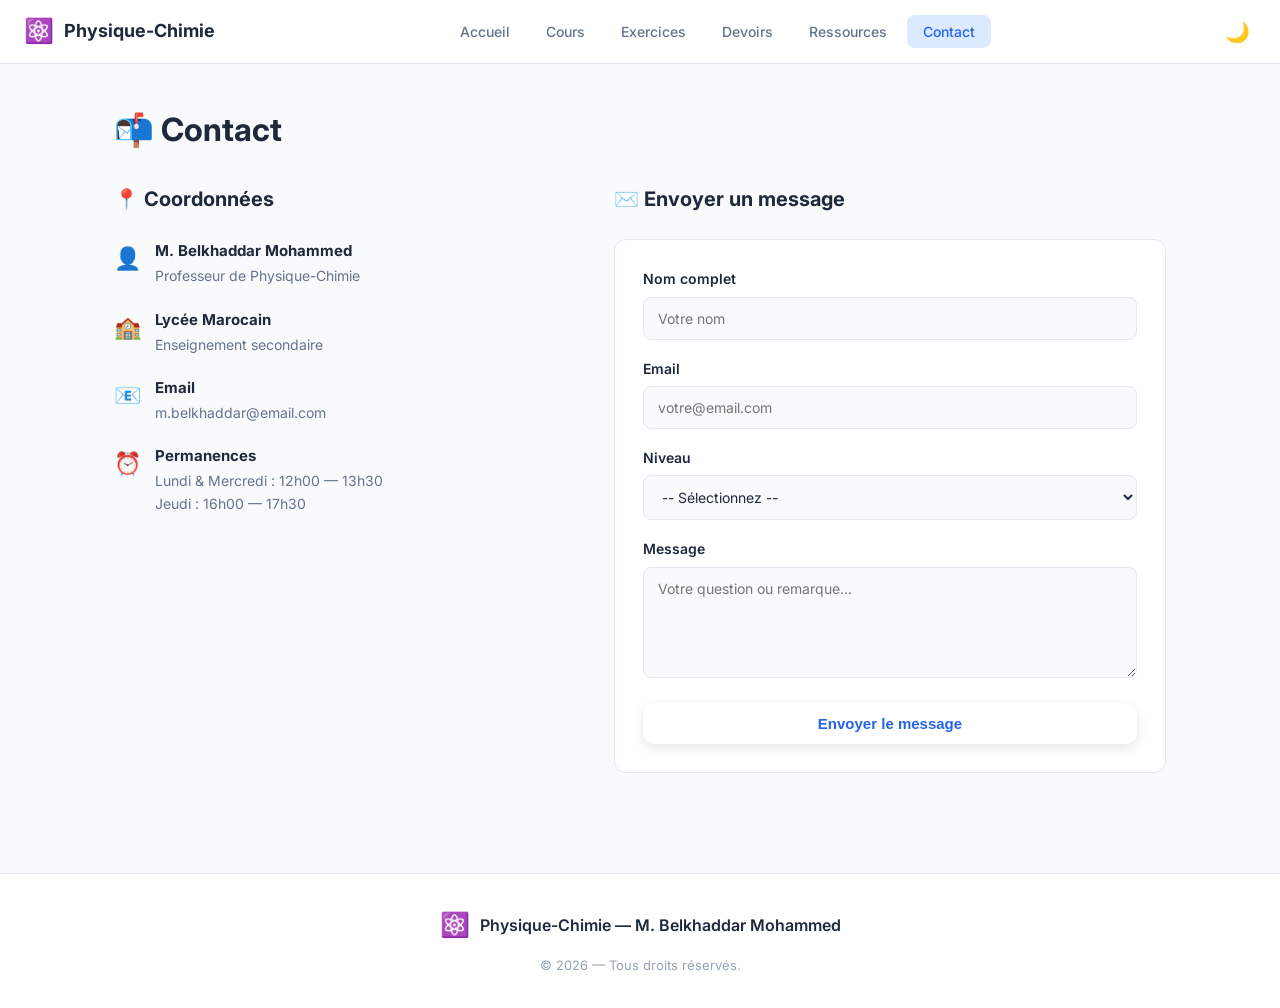
<file: contact.html>
<!DOCTYPE html>
<html lang="fr" dir="ltr">
<head>
    <meta charset="UTF-8">
    <meta name="viewport" content="width=device-width, initial-scale=1.0">
    <title>Contact — Physique-Chimie</title>
    <link rel="stylesheet" href="styles.css">
    <link href="https://fonts.googleapis.com/css2?family=Inter:wght@300;400;500;600;700&display=swap" rel="stylesheet">
</head>
<body>
    <nav class="navbar">
        <div class="nav-brand">
            <span class="logo">⚛️</span>
            <span class="brand-text">Physique-Chimie</span>
        </div>
        <button class="nav-toggle" onclick="toggleMenu()">☰</button>
        <ul class="nav-links" id="navLinks">
            <li><a href="index.html">Accueil</a></li>
            <li><a href="cours.html">Cours</a></li>
            <li><a href="exercices.html">Exercices</a></li>
            <li><a href="devoirs.html">Devoirs</a></li>
            <li><a href="ressources.html">Ressources</a></li>
            <li><a href="contact.html" class="active">Contact</a></li>
        </ul>
        <button class="theme-toggle" onclick="toggleTheme()">🌙</button>
    </nav>

    <main class="page-content">
        <h1 class="page-title">📬 Contact</h1>

        <div class="contact-grid">
            <div class="contact-info">
                <h3>📍 Coordonnées</h3>
                <div class="info-item">
                    <span class="info-icon">👤</span>
                    <div>
                        <strong>M. Belkhaddar Mohammed</strong>
                        <p>Professeur de Physique-Chimie</p>
                    </div>
                </div>
                <div class="info-item">
                    <span class="info-icon">🏫</span>
                    <div>
                        <strong>Lycée Marocain</strong>
                        <p>Enseignement secondaire</p>
                    </div>
                </div>
                <div class="info-item">
                    <span class="info-icon">📧</span>
                    <div>
                        <strong>Email</strong>
                        <p>m.belkhaddar@email.com</p>
                    </div>
                </div>
                <div class="info-item">
                    <span class="info-icon">⏰</span>
                    <div>
                        <strong>Permanences</strong>
                        <p>Lundi & Mercredi : 12h00 — 13h30</p>
                        <p>Jeudi : 16h00 — 17h30</p>
                    </div>
                </div>
            </div>

            <div class="contact-form-wrapper">
                <h3>✉️ Envoyer un message</h3>
                <form class="contact-form" onsubmit="return handleSubmit(event)">
                    <div class="form-group">
                        <label for="nom">Nom complet</label>
                        <input type="text" id="nom" name="nom" placeholder="Votre nom" required>
                    </div>
                    <div class="form-group">
                        <label for="email">Email</label>
                        <input type="email" id="email" name="email" placeholder="votre@email.com" required>
                    </div>
                    <div class="form-group">
                        <label for="niveau">Niveau</label>
                        <select id="niveau" name="niveau">
                            <option value="">-- Sélectionnez --</option>
                            <option value="tronc">Tronc Commun</option>
                            <option value="premiere">1ère Bac</option>
                            <option value="deuxieme">2ème Bac</option>
                        </select>
                    </div>
                    <div class="form-group">
                        <label for="message">Message</label>
                        <textarea id="message" name="message" rows="5" placeholder="Votre question ou remarque..." required></textarea>
                    </div>
                    <button type="submit" class="btn btn-primary btn-full">Envoyer le message</button>
                </form>
            </div>
        </div>
    </main>

    <footer class="footer">
        <div class="footer-content">
            <div class="footer-brand">
                <span class="logo">⚛️</span>
                <span>Physique-Chimie — M. Belkhaddar Mohammed</span>
            </div>
            <p class="footer-copy">© 2026 — Tous droits réservés.</p>
        </div>
    </footer>

    <script src="script.js"></script>
</body>
</html>
</file>
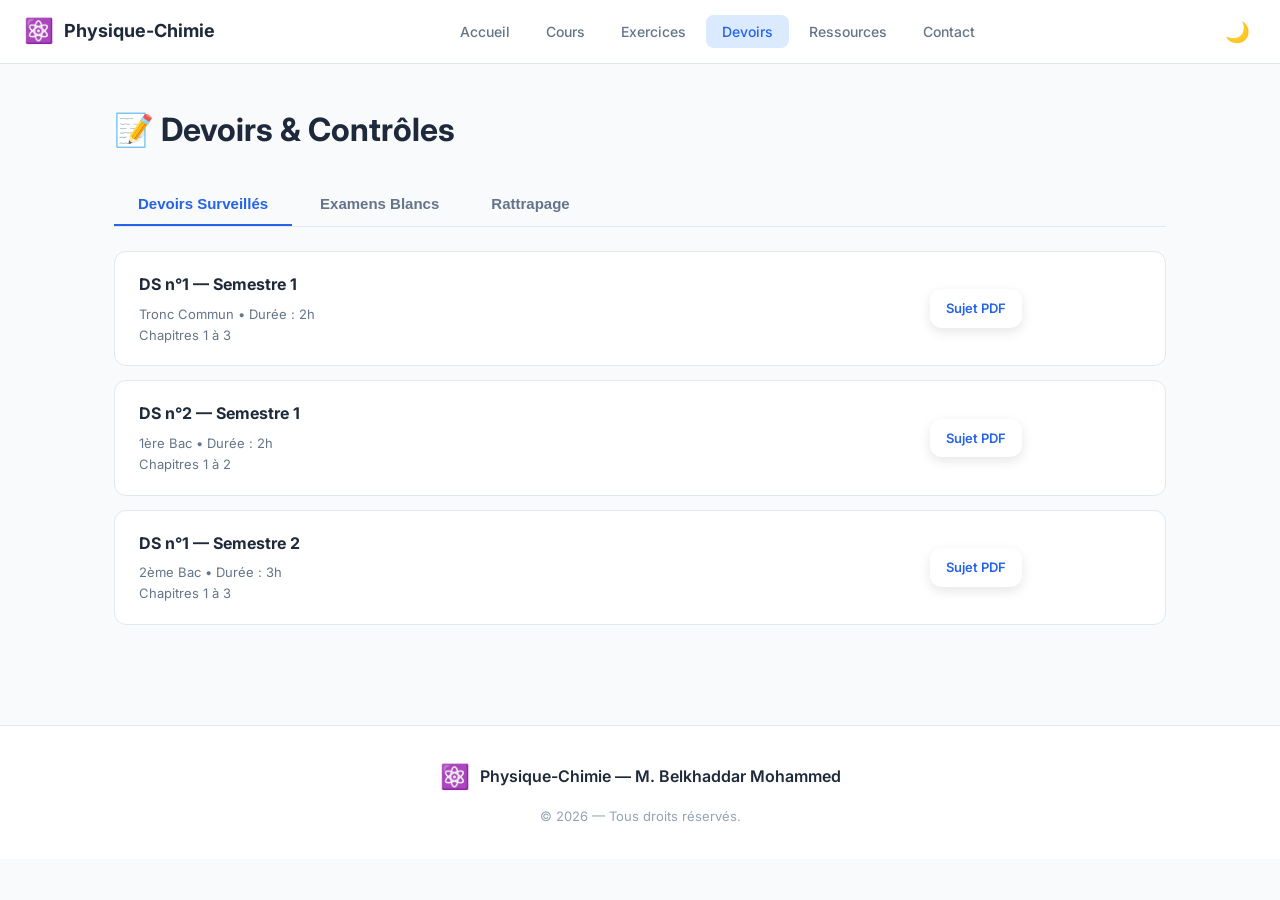
<file: devoirs.html>
<!DOCTYPE html>
<html lang="fr" dir="ltr">
<head>
    <meta charset="UTF-8">
    <meta name="viewport" content="width=device-width, initial-scale=1.0">
    <title>Devoirs — Physique-Chimie</title>
    <link rel="stylesheet" href="styles.css">
    <link href="https://fonts.googleapis.com/css2?family=Inter:wght@300;400;500;600;700&display=swap" rel="stylesheet">
</head>
<body>
    <nav class="navbar">
        <div class="nav-brand">
            <span class="logo">⚛️</span>
            <span class="brand-text">Physique-Chimie</span>
        </div>
        <button class="nav-toggle" onclick="toggleMenu()">☰</button>
        <ul class="nav-links" id="navLinks">
            <li><a href="index.html">Accueil</a></li>
            <li><a href="cours.html">Cours</a></li>
            <li><a href="exercices.html">Exercices</a></li>
            <li><a href="devoirs.html" class="active">Devoirs</a></li>
            <li><a href="ressources.html">Ressources</a></li>
            <li><a href="contact.html">Contact</a></li>
        </ul>
        <button class="theme-toggle" onclick="toggleTheme()">🌙</button>
    </nav>

    <main class="page-content">
        <h1 class="page-title">📝 Devoirs & Contrôles</h1>
        
        <div class="devoirs-tabs">
            <button class="tab-btn active" onclick="switchTab('ds', this)">Devoirs Surveillés</button>
            <button class="tab-btn" onclick="switchTab('examens', this)">Examens Blancs</button>
            <button class="tab-btn" onclick="switchTab('rattrapage', this)">Rattrapage</button>
        </div>

        <div class="tab-content" id="tab-ds">
            <div class="devoirs-list">
                <div class="devoir-item">
                    <div class="devoir-info">
                        <h4>DS n°1 — Semestre 1</h4>
                        <p class="devoir-niveau">Tronc Commun • Durée : 2h</p>
                        <p class="devoir-chapitres">Chapitres 1 à 3</p>
                    </div>
                    <div class="devoir-actions">
                        <a href="#" class="btn btn-small btn-primary">Sujet PDF</a>
                        <a href="#" class="btn btn-small btn-secondary">Corrigé PDF</a>
                    </div>
                </div>
                <div class="devoir-item">
                    <div class="devoir-info">
                        <h4>DS n°2 — Semestre 1</h4>
                        <p class="devoir-niveau">1ère Bac • Durée : 2h</p>
                        <p class="devoir-chapitres">Chapitres 1 à 2</p>
                    </div>
                    <div class="devoir-actions">
                        <a href="#" class="btn btn-small btn-primary">Sujet PDF</a>
                        <a href="#" class="btn btn-small btn-secondary">Corrigé PDF</a>
                    </div>
                </div>
                <div class="devoir-item">
                    <div class="devoir-info">
                        <h4>DS n°1 — Semestre 2</h4>
                        <p class="devoir-niveau">2ème Bac • Durée : 3h</p>
                        <p class="devoir-chapitres">Chapitres 1 à 3</p>
                    </div>
                    <div class="devoir-actions">
                        <a href="#" class="btn btn-small btn-primary">Sujet PDF</a>
                        <a href="#" class="btn btn-small btn-secondary">Corrigé PDF</a>
                    </div>
                </div>
            </div>
        </div>

        <div class="tab-content hidden" id="tab-examens">
            <div class="devoirs-list">
                <div class="devoir-item">
                    <div class="devoir-info">
                        <h4>Examen Blanc — Juin 2026</h4>
                        <p class="devoir-niveau">2ème Bac • Durée : 4h</p>
                        <p class="devoir-chapitres">Programme complet</p>
                    </div>
                    <div class="devoir-actions">
                        <a href="#" class="btn btn-small btn-primary">Sujet PDF</a>
                        <a href="#" class="btn btn-small btn-secondary">Corrigé PDF</a>
                    </div>
                </div>
            </div>
        </div>

        <div class="tab-content hidden" id="tab-rattrapage">
            <div class="devoirs-list">
                <div class="devoir-item">
                    <div class="devoir-info">
                        <h4>Série de rattrapage — Électricité</h4>
                        <p class="devoir-niveau">Tronc Commun • 15 exercices</p>
                    </div>
                    <div class="devoir-actions">
                        <a href="#" class="btn btn-small btn-primary">Télécharger</a>
                    </div>
                </div>
            </div>
        </div>
    </main>

    <footer class="footer">
        <div class="footer-content">
            <div class="footer-brand">
                <span class="logo">⚛️</span>
                <span>Physique-Chimie — M. Belkhaddar Mohammed</span>
            </div>
            <p class="footer-copy">© 2026 — Tous droits réservés.</p>
        </div>
    </footer>

    <script src="script.js"></script>
</body>
</html>
</file>
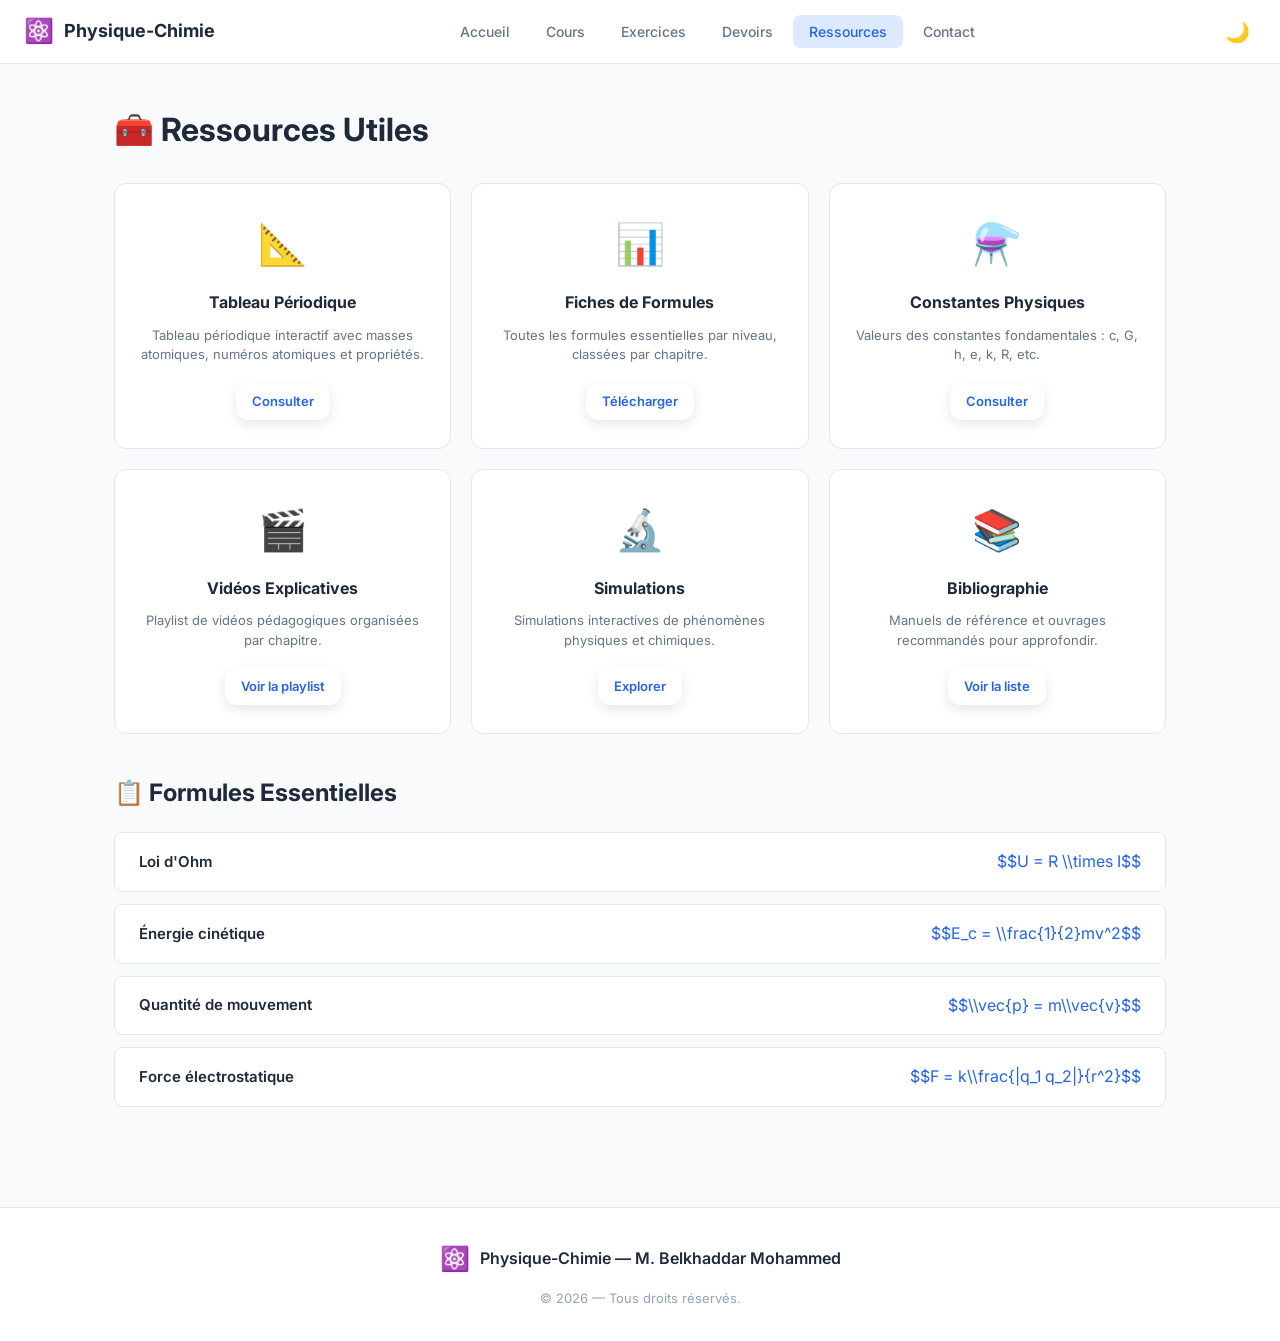
<file: ressources.html>
<!DOCTYPE html>
<html lang="fr" dir="ltr">
<head>
    <meta charset="UTF-8">
    <meta name="viewport" content="width=device-width, initial-scale=1.0">
    <title>Ressources — Physique-Chimie</title>
    <link rel="stylesheet" href="styles.css">
    <link href="https://fonts.googleapis.com/css2?family=Inter:wght@300;400;500;600;700&display=swap" rel="stylesheet">
</head>
<body>
    <nav class="navbar">
        <div class="nav-brand">
            <span class="logo">⚛️</span>
            <span class="brand-text">Physique-Chimie</span>
        </div>
        <button class="nav-toggle" onclick="toggleMenu()">☰</button>
        <ul class="nav-links" id="navLinks">
            <li><a href="index.html">Accueil</a></li>
            <li><a href="cours.html">Cours</a></li>
            <li><a href="exercices.html">Exercices</a></li>
            <li><a href="devoirs.html">Devoirs</a></li>
            <li><a href="ressources.html" class="active">Ressources</a></li>
            <li><a href="contact.html">Contact</a></li>
        </ul>
        <button class="theme-toggle" onclick="toggleTheme()">🌙</button>
    </nav>

    <main class="page-content">
        <h1 class="page-title">🧰 Ressources Utiles</h1>

        <div class="ressources-grid">
            <div class="ressource-card">
                <div class="ressource-icon">📐</div>
                <h3>Tableau Périodique</h3>
                <p>Tableau périodique interactif avec masses atomiques, numéros atomiques et propriétés.</p>
                <a href="#" class="btn btn-small btn-primary">Consulter</a>
            </div>

            <div class="ressource-card">
                <div class="ressource-icon">📊</div>
                <h3>Fiches de Formules</h3>
                <p>Toutes les formules essentielles par niveau, classées par chapitre.</p>
                <a href="#" class="btn btn-small btn-primary">Télécharger</a>
            </div>

            <div class="ressource-card">
                <div class="ressource-icon">⚗️</div>
                <h3>Constantes Physiques</h3>
                <p>Valeurs des constantes fondamentales : c, G, h, e, k, R, etc.</p>
                <a href="#" class="btn btn-small btn-primary">Consulter</a>
            </div>

            <div class="ressource-card">
                <div class="ressource-icon">🎬</div>
                <h3>Vidéos Explicatives</h3>
                <p>Playlist de vidéos pédagogiques organisées par chapitre.</p>
                <a href="#" class="btn btn-small btn-primary">Voir la playlist</a>
            </div>

            <div class="ressource-card">
                <div class="ressource-icon">🔬</div>
                <h3>Simulations</h3>
                <p>Simulations interactives de phénomènes physiques et chimiques.</p>
                <a href="#" class="btn btn-small btn-primary">Explorer</a>
            </div>

            <div class="ressource-card">
                <div class="ressource-icon">📚</div>
                <h3>Bibliographie</h3>
                <p>Manuels de référence et ouvrages recommandés pour approfondir.</p>
                <a href="#" class="btn btn-small btn-primary">Voir la liste</a>
            </div>
        </div>

        <section class="formules-section">
            <h2 class="section-title">📋 Formules Essentielles</h2>
            <div class="formules-list">
                <div class="formule-item">
                    <span class="formule-name">Loi d'Ohm</span>
                    <span class="formule-math">$$U = R \\times I$$</span>
                </div>
                <div class="formule-item">
                    <span class="formule-name">Énergie cinétique</span>
                    <span class="formule-math">$$E_c = \\frac{1}{2}mv^2$$</span>
                </div>
                <div class="formule-item">
                    <span class="formule-name">Quantité de mouvement</span>
                    <span class="formule-math">$$\\vec{p} = m\\vec{v}$$</span>
                </div>
                <div class="formule-item">
                    <span class="formule-name">Force électrostatique</span>
                    <span class="formule-math">$$F = k\\frac{|q_1 q_2|}{r^2}$$</span>
                </div>
            </div>
        </section>
    </main>

    <footer class="footer">
        <div class="footer-content">
            <div class="footer-brand">
                <span class="logo">⚛️</span>
                <span>Physique-Chimie — M. Belkhaddar Mohammed</span>
            </div>
            <p class="footer-copy">© 2026 — Tous droits réservés.</p>
        </div>
    </footer>

    <script src="script.js"></script>
</body>
</html>
</file>
<file: styles.css>
/* ============================================
   PHYSIQUE-CHIMIE — M. BELKHADDAR MOHAMMED
   Feuille de style complète
   ============================================ */

/* Variables CSS */
:root {
    --primary: #2563eb;
    --primary-dark: #1d4ed8;
    --primary-light: #dbeafe;
    --secondary: #0ea5e9;
    --accent: #f59e0b;
    
    --bg: #f8fafc;
    --bg-card: #ffffff;
    --bg-hover: #f1f5f9;
    
    --text: #1e293b;
    --text-secondary: #64748b;
    --text-light: #94a3b8;
    
    --border: #e2e8f0;
    --border-light: #f1f5f9;
    
    --shadow: 0 1px 3px rgba(0,0,0,0.08);
    --shadow-md: 0 4px 12px rgba(0,0,0,0.1);
    --shadow-lg: 0 10px 30px rgba(0,0,0,0.12);
    
    --radius: 12px;
    --radius-sm: 8px;
    --radius-lg: 16px;
    
    --transition: all 0.25s cubic-bezier(0.4, 0, 0.2, 1);
}

/* Mode sombre */
[data-theme="dark"] {
    --bg: #0f172a;
    --bg-card: #1e293b;
    --bg-hover: #334155;
    
    --text: #f1f5f9;
    --text-secondary: #94a3b8;
    --text-light: #64748b;
    
    --border: #334155;
    --border-light: #1e293b;
    
    --shadow: 0 1px 3px rgba(0,0,0,0.3);
    --shadow-md: 0 4px 12px rgba(0,0,0,0.4);
}

* {
    margin: 0;
    padding: 0;
    box-sizing: border-box;
}

html {
    scroll-behavior: smooth;
}

body {
    font-family: 'Inter', -apple-system, BlinkMacSystemFont, 'Segoe UI', sans-serif;
    background: var(--bg);
    color: var(--text);
    line-height: 1.6;
    transition: var(--transition);
}

a {
    text-decoration: none;
    color: inherit;
}

/* ============================================
   NAVIGATION
   ============================================ */
.navbar {
    position: sticky;
    top: 0;
    z-index: 100;
    background: var(--bg-card);
    border-bottom: 1px solid var(--border);
    padding: 0 24px;
    display: flex;
    align-items: center;
    justify-content: space-between;
    height: 64px;
    backdrop-filter: blur(12px);
    -webkit-backdrop-filter: blur(12px);
}

.nav-brand {
    display: flex;
    align-items: center;
    gap: 10px;
    font-weight: 700;
    font-size: 18px;
    color: var(--text);
}

.logo {
    font-size: 24px;
}

.nav-links {
    display: flex;
    list-style: none;
    gap: 4px;
}

.nav-links a {
    padding: 8px 16px;
    border-radius: var(--radius-sm);
    font-size: 14px;
    font-weight: 500;
    color: var(--text-secondary);
    transition: var(--transition);
}

.nav-links a:hover,
.nav-links a.active {
    color: var(--primary);
    background: var(--primary-light);
}

.nav-toggle {
    display: none;
    background: none;
    border: none;
    font-size: 22px;
    cursor: pointer;
    color: var(--text);
}

.theme-toggle {
    background: none;
    border: none;
    font-size: 20px;
    cursor: pointer;
    padding: 6px;
    border-radius: var(--radius-sm);
    transition: var(--transition);
}

.theme-toggle:hover {
    background: var(--bg-hover);
}

/* ============================================
   HERO
   ============================================ */
.hero {
    background: linear-gradient(135deg, var(--primary) 0%, var(--secondary) 100%);
    color: white;
    padding: 80px 24px;
    text-align: center;
    position: relative;
    overflow: hidden;
}

.hero::before {
    content: '';
    position: absolute;
    top: -50%;
    right: -20%;
    width: 600px;
    height: 600px;
    background: rgba(255,255,255,0.05);
    border-radius: 50%;
}

.hero-content {
    position: relative;
    z-index: 1;
    max-width: 700px;
    margin: 0 auto;
}

.hero h1 {
    font-size: 42px;
    font-weight: 800;
    margin-bottom: 12px;
    letter-spacing: -1px;
}

.hero-subtitle {
    font-size: 18px;
    opacity: 0.9;
    margin-bottom: 8px;
}

.hero-prof {
    font-size: 16px;
    opacity: 0.85;
    margin-bottom: 32px;
}

.hero-prof strong {
    font-weight: 600;
}

.hero-buttons {
    display: flex;
    gap: 16px;
    justify-content: center;
    flex-wrap: wrap;
}

/* ============================================
   BOUTONS
   ============================================ */
.btn {
    display: inline-flex;
    align-items: center;
    justify-content: center;
    gap: 8px;
    padding: 12px 28px;
    border-radius: var(--radius);
    font-size: 15px;
    font-weight: 600;
    cursor: pointer;
    transition: var(--transition);
    border: none;
}

.btn-primary {
    background: white;
    color: var(--primary);
    box-shadow: var(--shadow-md);
}

.btn-primary:hover {
    transform: translateY(-2px);
    box-shadow: var(--shadow-lg);
}

.btn-secondary {
    background: rgba(255,255,255,0.15);
    color: white;
    border: 1px solid rgba(255,255,255,0.3);
}

.btn-secondary:hover {
    background: rgba(255,255,255,0.25);
}

.btn-small {
    padding: 8px 16px;
    font-size: 13px;
}

.btn-full {
    width: 100%;
}

/* ============================================
   SECTIONS COMMUNES
   ============================================ */
.page-content {
    max-width: 1100px;
    margin: 0 auto;
    padding: 40px 24px;
}

.page-title {
    font-size: 32px;
    font-weight: 700;
    margin-bottom: 28px;
    color: var(--text);
}

.section-title {
    font-size: 24px;
    font-weight: 700;
    margin-bottom: 20px;
    color: var(--text);
}

/* ============================================
   NIVEAUX (Accueil)
   ============================================ */
.niveaux-section {
    max-width: 1100px;
    margin: 0 auto;
    padding: 60px 24px;
}

.niveaux-grid {
    display: grid;
    grid-template-columns: repeat(3, 1fr);
    gap: 24px;
}

.niveau-card {
    background: var(--bg-card);
    border: 1px solid var(--border);
    border-radius: var(--radius-lg);
    padding: 32px 24px;
    text-align: center;
    transition: var(--transition);
    cursor: pointer;
}

.niveau-card:hover {
    transform: translateY(-6px);
    box-shadow: var(--shadow-lg);
    border-color: var(--primary);
}

.niveau-icon {
    font-size: 48px;
    margin-bottom: 16px;
}

.niveau-card h3 {
    font-size: 20px;
    font-weight: 700;
    margin-bottom: 10px;
    color: var(--text);
}

.niveau-card p {
    font-size: 14px;
    color: var(--text-secondary);
    margin-bottom: 16px;
    line-height: 1.5;
}

.niveau-tag {
    display: inline-block;
    padding: 4px 14px;
    background: var(--primary-light);
    color: var(--primary);
    border-radius: 20px;
    font-size: 12px;
    font-weight: 600;
}

/* ============================================
   DERNIERS AJOUTS
   ============================================ */
.recent-section {
    max-width: 1100px;
    margin: 0 auto;
    padding: 0 24px 60px;
}

.recent-grid {
    display: grid;
    grid-template-columns: repeat(3, 1fr);
    gap: 20px;
}

.recent-card {
    background: var(--bg-card);
    border: 1px solid var(--border);
    border-radius: var(--radius);
    padding: 24px;
    position: relative;
    transition: var(--transition);
}

.recent-card:hover {
    box-shadow: var(--shadow-md);
}

.recent-badge {
    position: absolute;
    top: 16px;
    right: 16px;
    background: #dcfce7;
    color: #16a34a;
    padding: 3px 10px;
    border-radius: 20px;
    font-size: 11px;
    font-weight: 600;
}

.recent-card h4 {
    font-size: 15px;
    font-weight: 600;
    margin-bottom: 8px;
    color: var(--text);
    padding-right: 60px;
}

.recent-meta {
    font-size: 13px;
    color: var(--text-secondary);
    margin-bottom: 16px;
}

.recent-link {
    color: var(--primary);
    font-weight: 600;
    font-size: 13px;
}

.recent-link:hover {
    text-decoration: underline;
}

/* ============================================
   BARRE DE RECHERCHE
   ============================================ */
.search-bar {
    margin-bottom: 28px;
}

.search-bar input {
    width: 100%;
    max-width: 500px;
    padding: 14px 20px;
    border: 1px solid var(--border);
    border-radius: var(--radius);
    background: var(--bg-card);
    color: var(--text);
    font-size: 15px;
    font-family: inherit;
    transition: var(--transition);
}

.search-bar input:focus {
    outline: none;
    border-color: var(--primary);
    box-shadow: 0 0 0 3px var(--primary-light);
}

.search-bar input::placeholder {
    color: var(--text-light);
}

/* ============================================
   COURS — Accordéons
   ============================================ */
.niveau-block {
    margin-bottom: 40px;
}

.niveau-title {
    font-size: 22px;
    font-weight: 700;
    margin-bottom: 16px;
    padding-bottom: 10px;
    border-bottom: 2px solid var(--primary);
    display: inline-block;
}

.chapitres-list {
    display: flex;
    flex-direction: column;
    gap: 10px;
}

.chapitre-item {
    background: var(--bg-card);
    border: 1px solid var(--border);
    border-radius: var(--radius-sm);
    overflow: hidden;
}

.chapitre-header {
    display: flex;
    align-items: center;
    gap: 14px;
    padding: 16px 20px;
    cursor: pointer;
    transition: var(--transition);
    user-select: none;
}

.chapitre-header:hover {
    background: var(--bg-hover);
}

.chapitre-num {
    background: var(--primary);
    color: white;
    padding: 4px 10px;
    border-radius: var(--radius-sm);
    font-size: 12px;
    font-weight: 700;
    flex-shrink: 0;
}

.chapitre-name {
    flex: 1;
    font-weight: 600;
    font-size: 15px;
}

.chapitre-toggle {
    color: var(--text-light);
    font-size: 12px;
    transition: var(--transition);
}

.chapitre-item.open .chapitre-toggle {
    transform: rotate(180deg);
}

.chapitre-content {
    max-height: 0;
    overflow: hidden;
    transition: max-height 0.3s ease;
    background: var(--bg);
}

.chapitre-item.open .chapitre-content {
    max-height: 300px;
}

.chapitre-content ul {
    list-style: none;
    padding: 0 20px 16px 64px;
}

.chapitre-content li {
    padding: 8px 0;
}

.doc-link {
    color: var(--primary);
    font-size: 14px;
    font-weight: 500;
}

.doc-link:hover {
    text-decoration: underline;
}

/* ============================================
   EXERCICES
   ============================================ */
.filters {
    display: flex;
    gap: 10px;
    margin-bottom: 24px;
    flex-wrap: wrap;
}

.filter-btn {
    padding: 8px 18px;
    border: 1px solid var(--border);
    background: var(--bg-card);
    color: var(--text-secondary);
    border-radius: 20px;
    font-size: 14px;
    font-weight: 500;
    cursor: pointer;
    transition: var(--transition);
}

.filter-btn:hover,
.filter-btn.active {
    background: var(--primary);
    color: white;
    border-color: var(--primary);
}

.exercices-grid {
    display: grid;
    grid-template-columns: repeat(2, 1fr);
    gap: 20px;
}

.exo-card {
    background: var(--bg-card);
    border: 1px solid var(--border);
    border-radius: var(--radius);
    padding: 24px;
    transition: var(--transition);
}

.exo-card:hover {
    box-shadow: var(--shadow-md);
    border-color: var(--primary);
}

.exo-card.hidden {
    display: none;
}

.exo-header {
    display: flex;
    justify-content: space-between;
    align-items: center;
    margin-bottom: 12px;
}

.exo-niveau {
    font-size: 12px;
    font-weight: 600;
    color: var(--primary);
    background: var(--primary-light);
    padding: 3px 10px;
    border-radius: 20px;
}

.exo-difficulty {
    font-size: 11px;
    font-weight: 700;
    padding: 3px 10px;
    border-radius: 20px;
}

.exo-difficulty.facile {
    background: #dcfce7;
    color: #16a34a;
}

.exo-difficulty.moyen {
    background: #fef3c7;
    color: #d97706;
}

.exo-difficulty.difficile {
    background: #fee2e2;
    color: #dc2626;
}

.exo-card h3 {
    font-size: 17px;
    font-weight: 700;
    margin-bottom: 8px;
    color: var(--text);
}

.exo-desc {
    font-size: 14px;
    color: var(--text-secondary);
    margin-bottom: 14px;
    line-height: 1.5;
}

.exo-meta {
    display: flex;
    gap: 16px;
    font-size: 13px;
    color: var(--text-light);
    margin-bottom: 16px;
}

.exo-actions {
    display: flex;
    gap: 10px;
}

/* ============================================
   DEVOIRS — Onglets
   ============================================ */
.devoirs-tabs {
    display: flex;
    gap: 4px;
    margin-bottom: 24px;
    border-bottom: 1px solid var(--border);
    padding-bottom: 1px;
}

.tab-btn {
    padding: 12px 24px;
    background: none;
    border: none;
    border-bottom: 2px solid transparent;
    color: var(--text-secondary);
    font-size: 15px;
    font-weight: 600;
    cursor: pointer;
    transition: var(--transition);
    margin-bottom: -1px;
}

.tab-btn:hover {
    color: var(--text);
}

.tab-btn.active {
    color: var(--primary);
    border-bottom-color: var(--primary);
}

.tab-content.hidden {
    display: none;
}

.devoirs-list {
    display: flex;
    flex-direction: column;
    gap: 14px;
}

.devoir-item {
    background: var(--bg-card);
    border: 1px solid var(--border);
    border-radius: var(--radius);
    padding: 20px 24px;
    display: flex;
    justify-content: space-between;
    align-items: center;
    gap: 20px;
    flex-wrap: wrap;
}

.devoir-item h4 {
    font-size: 16px;
    font-weight: 700;
    margin-bottom: 6px;
    color: var(--text);
}

.devoir-niveau,
.devoir-chapitres {
    font-size: 13px;
    color: var(--text-secondary);
}

.devoir-actions {
    display: flex;
    gap: 10px;
    flex-shrink: 0;
}

/* ============================================
   RESSOURCES
   ============================================ */
.ressources-grid {
    display: grid;
    grid-template-columns: repeat(3, 1fr);
    gap: 20px;
    margin-bottom: 40px;
}

.ressource-card {
    background: var(--bg-card);
    border: 1px solid var(--border);
    border-radius: var(--radius);
    padding: 28px 24px;
    text-align: center;
    transition: var(--transition);
}

.ressource-card:hover {
    transform: translateY(-4px);
    box-shadow: var(--shadow-md);
}

.ressource-icon {
    font-size: 40px;
    margin-bottom: 14px;
}

.ressource-card h3 {
    font-size: 16px;
    font-weight: 700;
    margin-bottom: 10px;
    color: var(--text);
}

.ressource-card p {
    font-size: 13px;
    color: var(--text-secondary);
    margin-bottom: 18px;
    line-height: 1.5;
}

.formules-section {
    margin-top: 40px;
}

.formules-list {
    display: flex;
    flex-direction: column;
    gap: 12px;
}

.formule-item {
    background: var(--bg-card);
    border: 1px solid var(--border);
    border-radius: var(--radius-sm);
    padding: 16px 24px;
    display: flex;
    justify-content: space-between;
    align-items: center;
    flex-wrap: wrap;
    gap: 10px;
}

.formule-name {
    font-weight: 600;
    font-size: 15px;
}

.formule-math {
    color: var(--primary);
    font-size: 16px;
}

/* ============================================
   CONTACT
   ============================================ */
.contact-grid {
    display: grid;
    grid-template-columns: 1fr 1.2fr;
    gap: 40px;
}

.contact-info h3,
.contact-form-wrapper h3 {
    font-size: 20px;
    font-weight: 700;
    margin-bottom: 24px;
    color: var(--text);
}

.info-item {
    display: flex;
    align-items: flex-start;
    gap: 14px;
    margin-bottom: 20px;
}

.info-icon {
    font-size: 22px;
    flex-shrink: 0;
    margin-top: 2px;
}

.info-item strong {
    display: block;
    font-size: 15px;
    margin-bottom: 2px;
    color: var(--text);
}

.info-item p {
    font-size: 14px;
    color: var(--text-secondary);
}

.contact-form {
    background: var(--bg-card);
    border: 1px solid var(--border);
    border-radius: var(--radius);
    padding: 28px;
}

.form-group {
    margin-bottom: 18px;
}

.form-group label {
    display: block;
    font-size: 14px;
    font-weight: 600;
    margin-bottom: 6px;
    color: var(--text);
}

.form-group input,
.form-group select,
.form-group textarea {
    width: 100%;
    padding: 12px 14px;
    border: 1px solid var(--border);
    border-radius: var(--radius-sm);
    background: var(--bg);
    color: var(--text);
    font-family: inherit;
    font-size: 14px;
    transition: var(--transition);
}

.form-group input:focus,
.form-group select:focus,
.form-group textarea:focus {
    outline: none;
    border-color: var(--primary);
    box-shadow: 0 0 0 3px var(--primary-light);
}

.form-group textarea {
    resize: vertical;
    min-height: 100px;
}

/* ============================================
   FOOTER
   ============================================ */
.footer {
    background: var(--bg-card);
    border-top: 1px solid var(--border);
    padding: 32px 24px;
    margin-top: 60px;
}

.footer-content {
    max-width: 1100px;
    margin: 0 auto;
    text-align: center;
}

.footer-brand {
    display: flex;
    align-items: center;
    justify-content: center;
    gap: 10px;
    font-weight: 600;
    margin-bottom: 10px;
    color: var(--text);
}

.footer-copy {
    font-size: 13px;
    color: var(--text-light);
}

/* ============================================
   RESPONSIVE
   ============================================ */
@media (max-width: 900px) {
    .niveaux-grid,
    .recent-grid,
    .ressources-grid {
        grid-template-columns: repeat(2, 1fr);
    }
    
    .exercices-grid,
    .contact-grid {
        grid-template-columns: 1fr;
    }
}

@media (max-width: 600px) {
    .navbar {
        padding: 0 16px;
    }
    
    .nav-links {
        display: none;
        position: absolute;
        top: 64px;
        left: 0;
        right: 0;
        background: var(--bg-card);
        flex-direction: column;
        padding: 16px;
        border-bottom: 1px solid var(--border);
        box-shadow: var(--shadow-md);
    }
    
    .nav-links.active {
        display: flex;
    }
    
    .nav-toggle {
        display: block;
    }
    
    .hero h1 {
        font-size: 28px;
    }
    
    .hero-subtitle {
        font-size: 15px;
    }
    
    .niveaux-grid,
    .recent-grid,
    .ressources-grid,
    .exercices-grid {
        grid-template-columns: 1fr;
    }
    
    .hero-buttons {
        flex-direction: column;
    }
    
    .btn {
        width: 100%;
    }
    
    .devoir-item {
        flex-direction: column;
        align-items: flex-start;
    }
    
    .devoir-actions {
        width: 100%;
    }
    
    .devoir-actions .btn {
        flex: 1;
    }
    
    .page-title {
        font-size: 24px;
    }
    
    .formule-item {
        flex-direction: column;
        align-items: flex-start;
    }
}
</file>
